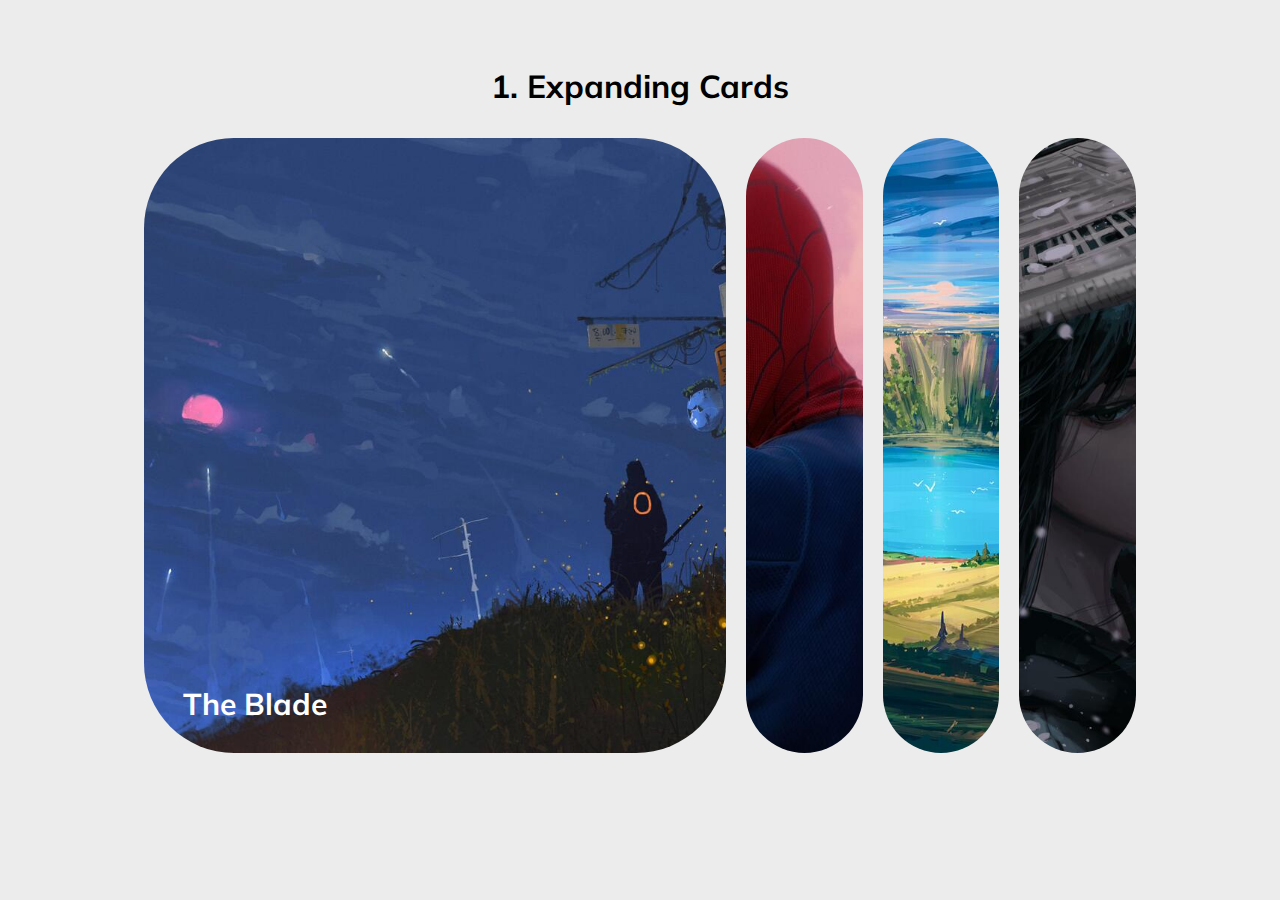
<file: Projects/1. Expanding Cards/index.html>
<!DOCTYPE html>
<html lang="zh-CN">
    <head>
        <meta charset="UTF-8" />
        <meta name="viewport" content="width=device-width, initial-scale=1.00" />
        <link rel="stylesheet" href="style.css" />
        <title>Expanding Cards</title>
    </head>
    <body>
        <h1 id="title">1. Expanding Cards</h1>
        <div class="container">
            <div class="card active" style="background-image: url(images/1.jpg)">
                <a target="_blank" href="https://github.com/Syan-Lin/Mini-Web-Projects"><img /></a>
                <h3>The Blade</h3>
            </div>
            <div class="card" style="background-image: url(images/2.jpg)">
                <a target="_blank" href="https://github.com/Syan-Lin/Mini-Web-Projects"><img /></a>
                <h3>Spider Man</h3>
            </div>
            <div class="card" style="background-image: url(images/3.jpg)">
                <a target="_blank" href="https://github.com/Syan-Lin/Mini-Web-Projects"><img /></a>
                <h3>After Nuclear War</h3>
            </div>
            <div class="card" style="background-image: url(images/4.jpg)">
                <a target="_blank" href="https://github.com/Syan-Lin/Mini-Web-Projects"><img /></a>
                <h3>The Assassin</h3>
            </div>
        </div>
        <script src="script.js"></script>
    </body>
</html>
</file>
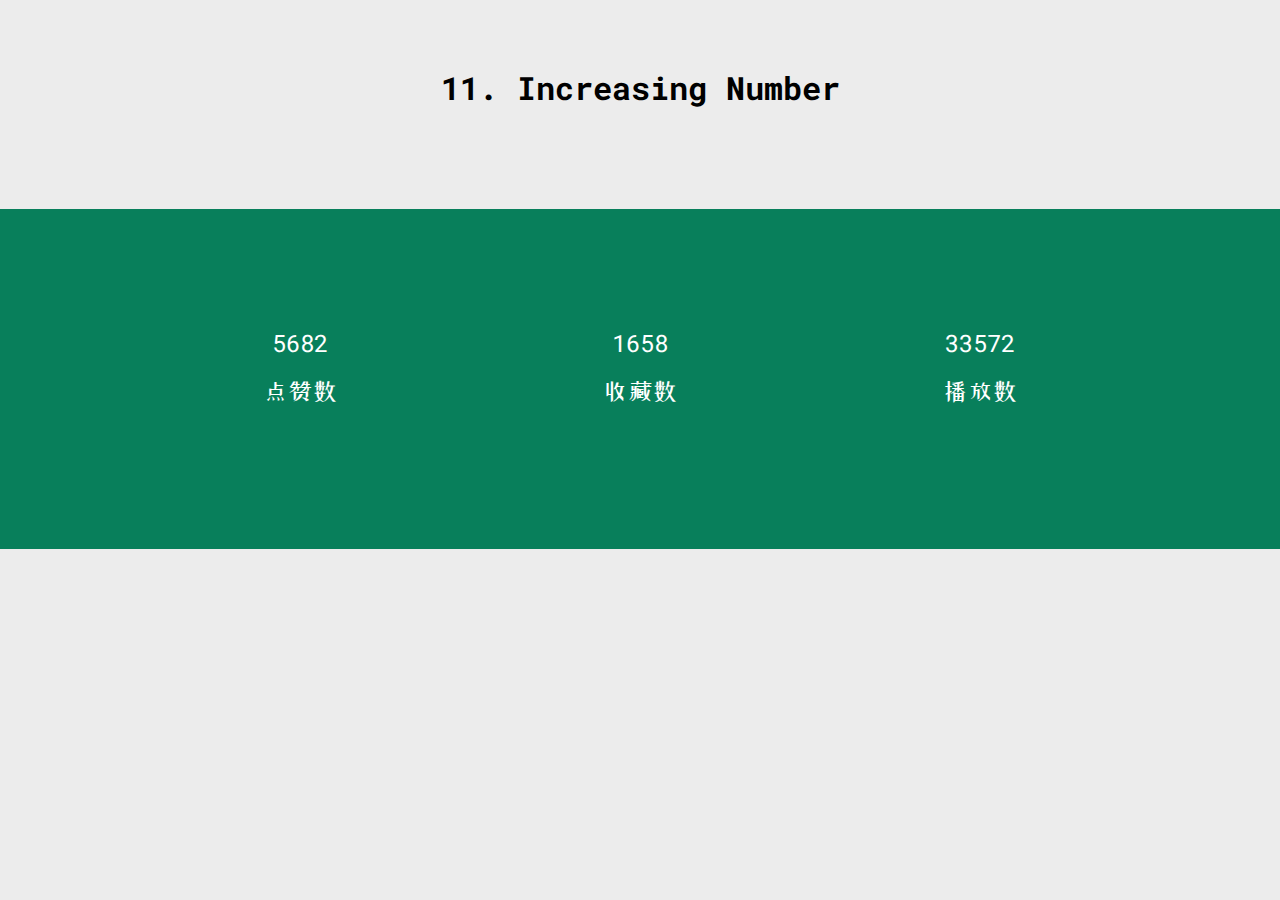
<file: Projects/11. Increasing Number/index.html>
<!DOCTYPE html>
<html lang="zh-CN">
    <head>
        <meta charset="UTF-8" />
        <meta name="viewport" content="width=device-width, initial-scale=1.00" />
        <!-- 引入图标库，本例中需要用到图标 -->
        <link rel="stylesheet" href="https://cdnjs.cloudflare.com/ajax/libs/font-awesome/5.14.0/css/all.min.css" integrity="sha512-1PKOgIY59xJ8Co8+NE6FZ+LOAZKjy+KY8iq0G4B3CyeY6wYHN3yt9PW0XpSriVlkMXe40PTKnXrLnZ9+fkDaog==" crossorigin="anonymous" />
        <link rel="stylesheet" href="style.css" />
        <title>Increasing Number</title>
    </head>
    <body>
        <h1 id="title">11. Increasing Number</h1>
        <div class="container">
            <div class="card"><i class="fas fa-thumbs-up fa-4x"></i><p class="number" data-target="5682"></p><p>点赞数</p></div>
            <div class="card"><i class="fas fa-star fa-4x"></i><p class="number" data-target="1658"></p><p>收藏数</p></div>
            <div class="card"><i class="fas fa-play-circle fa-4x"></i><p class="number" data-target="33572"></p><p>播放数</p></div>
        </div>
        <script src="script.js"></script>
    </body>
</html>
</file>
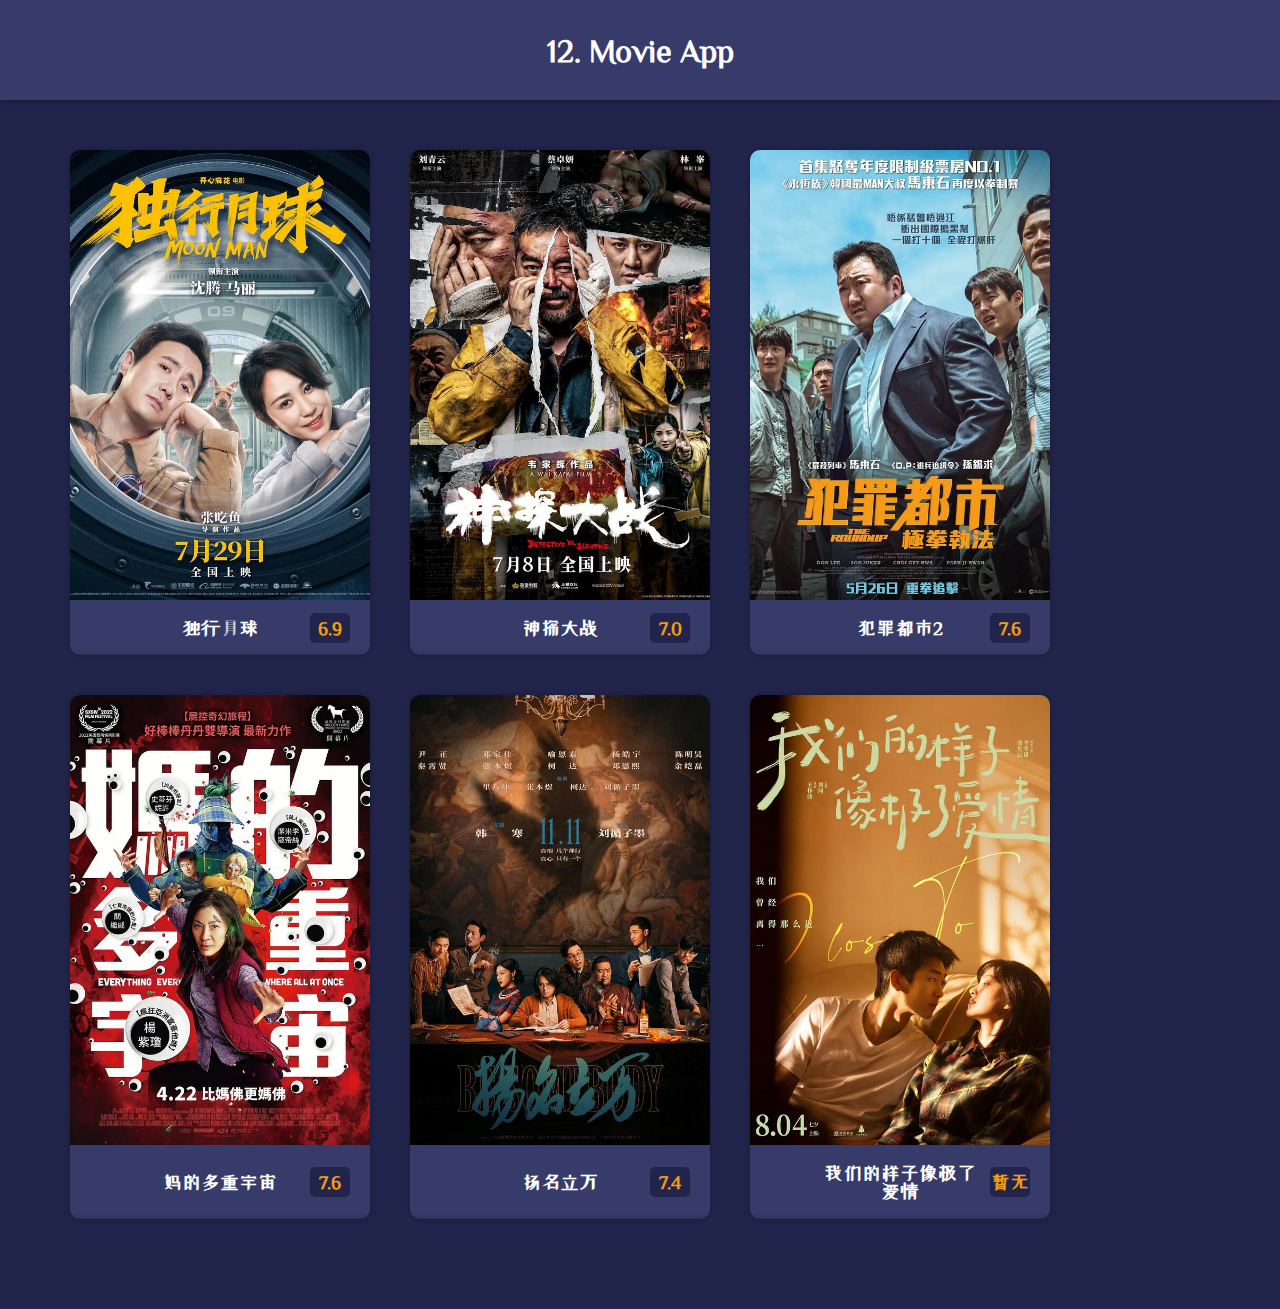
<file: Projects/12. Movie App/index.html>
<!DOCTYPE html>
<html lang="zh-CN">
    <head>
        <meta charset="UTF-8" />
        <meta name="viewport" content="width=device-width, initial-scale=1.00" />
        <link rel="stylesheet" href="style.css" />
        <title>Movie App</title>
    </head>
    <body>
        <div class="header">
            <h1 id="title">12. Movie App</h1>
        </div>
        <div class="container">
            <div class="card">
                <div class="intro">人类为抵御小行星的撞击，拯救地球，在月球部署了月盾计划。陨石提前来袭，全员紧急撤离时，维修工独孤月（沈腾 饰）因为意外，错过了领队马蓝星（马丽 饰）的撤离通知，一个人落在了月球。不料月盾计划失败，独孤月成为了“宇宙最后的人类”，开始了他在月球上破罐子破摔的生活……</div>
                <img src="images/1.jpg">
                <div class="info">
                    <h3 class="name">独行月球</h2>
                    <h3 class="score">6.9</h3>
                </div>
            </div>
            <div class="card">
                <div class="intro">连环命案、私刑执法、预告杀人、以暴制暴...一群号称“神探”的团伙掀起了一场香港有史以来最邪恶的犯罪！患有精神疾病的“癫佬神探”李俊（刘青云 饰）为查真凶独闯犯罪现场！以“神探夫妇”陈仪（蔡卓妍 饰）和方礼信（林峯 饰）为首的重案组也开启了与杀戮赛跑的缉凶之路！敌友之间，正邪边缘，死亡审判的真相究竟是什么？真正的“神探”到底是谁？</div>
                <img src="images/2.jpg">
                <div class="info">
                    <h3 class="name">神探大战</h2>
                    <h3 class="score">7.0</h3>
                </div>
            </div>
            <div class="card">
                <div class="intro">首尔重案组马队长（马东锡 饰）远赴越南引渡自首韩国疑犯，几经拷问下查出背后庞大的绑架阴谋，幕后黑手正是专门绑架韩国旅客的癫丧残暴杀手姜海尚（孙锡久 饰）。霸气野兽刑警马队长不惜狂追猛打，由韩国打到越南，连环使出招牌「一拳KO」，对抗刀刀要命的姜海尚，誓以极拳执法将罪犯清零！</div>
                <img src="images/3.jpg">
                <div class="info">
                    <h3 class="name">犯罪都市2</h2>
                    <h3 class="score">7.6</h3>
                </div>
            </div>
            <div class="card">
                <div class="intro">55岁的美国华裔移民伊芙琳（杨紫琼 饰）家庭事业两崩溃。在老父亲生日大寿这天，除了要阻止女儿（许玮伦 饰）暴走出柜、替无用丈夫（关继威 饰）擦屁股，还得去税务局向古板大婶（杰米·李·柯蒂斯 饰）解释不太妙的税务问题。才踏进大楼电梯，软烂丈夫竟摇身一变演起黑客帝国，声称自己是另一个宇宙的版本，而秀莲也是千万宇宙里的其中一个。还来不及理解，邪恶势力已在多元宇宙中蔓延，世界即将毁灭，只有在这个宇宙里，“一无是处”的伊芙琳才能拯救世界……</div>
                <img src="images/4.jpg">
                <div class="info">
                    <h3 class="name">妈的多重宇宙</h2>
                    <h3 class="score">7.6</h3>
                </div>
            </div>
            <div class="card">
                <div class="intro">月黑风高之夜，一群电影人被秘密召集到一起，欲将轰动一时的血案翻拍成电影，借此扬名立万。殊不知他们正身处案发现场，并步步陷入一个巨大迷局之中，而凶手就在他们中间……<br/>伴随着利欲熏天的创作风暴，案件背后的故事似乎也更加扑朔迷离，戏中戏、案中案、局中局、人外人，环环相扣，一场野心与良心的较量愈演愈烈。究竟是命悬一线，还是另有惊天逆转？爱与温暖的血色花又能否从快将干涸的血河中终极绽放？一切都有待揭开。 </div>
                <img src="images/5.jpg">
                <div class="info">
                    <h3 class="name">扬名立万</h2>
                    <h3 class="score">7.4</h3>
                </div>
            </div>
            <div class="card">
                <div class="intro">遗憾的是，我爱你，只敢以朋友之名——你曾有过差一点就在一起的爱情吗？来自小城的许一（李孝谦 饰）和高晓楠（漆昱辰 饰）童年由于误会而留下遗憾, 后来两人在大学重逢. 就此产生了跨越多年的羁绊。许一、高晓楠在相处中解开当年的心结，从冤家到挚交，从青涩学生到职场新人，相互陪伴,一起成长，不是情侣却胜似情侣。然而, 彼此间不敢触碰的感情界线因为一次意外终于彻底爆发...这一次, 许一和高晓楠的关系能否发生转变? 他们之间会是错过还是圆满？</div>
                <img src="images/6.jpg">
                <div class="info">
                    <h3 class="name">我们的样子像极了爱情</h2>
                    <h3 class="score">暂无</h3>
                </div>
            </div>
        </div>
        <script src="script.js"></script>
    </body>
</html>
</file>
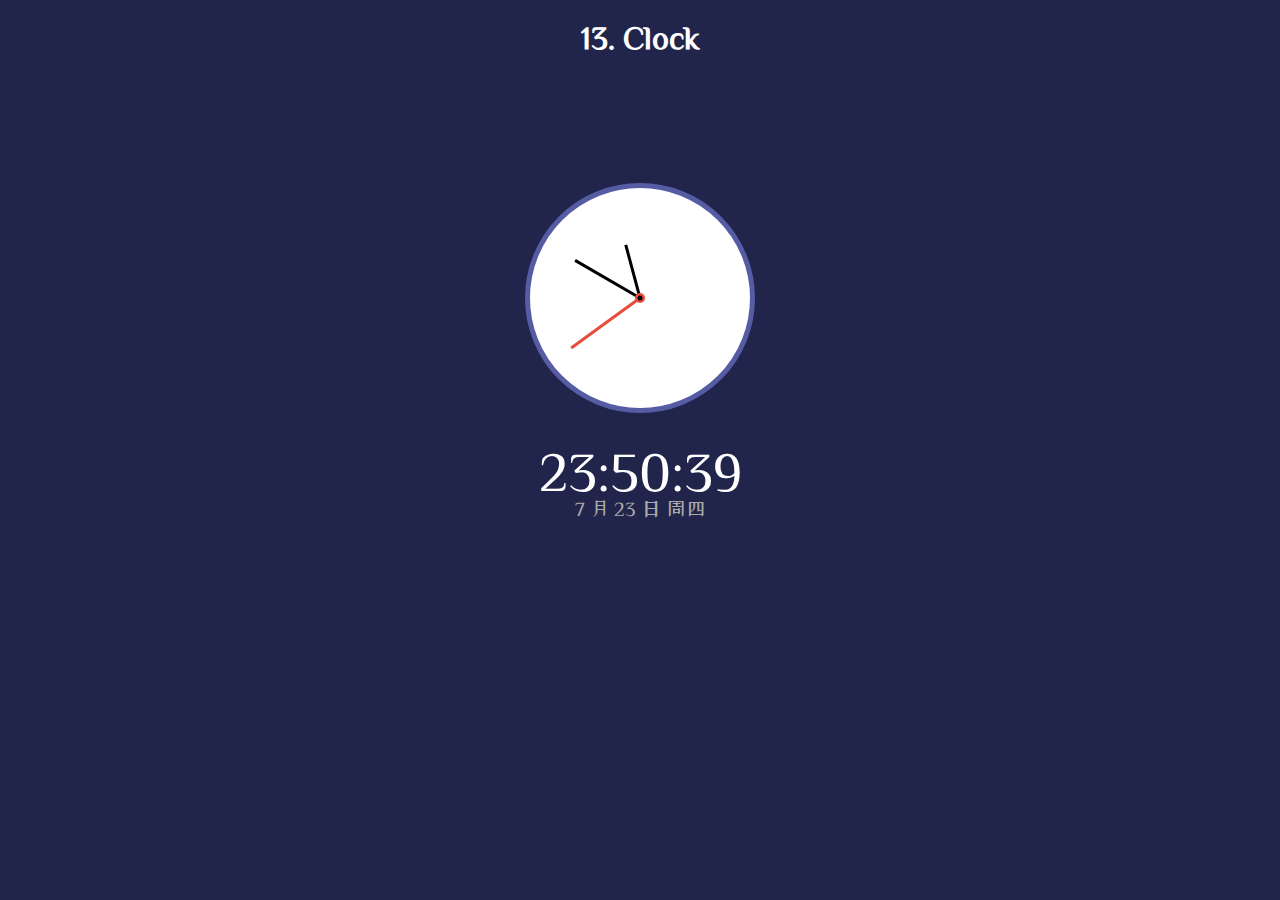
<file: Projects/13. Clock/index.html>
<!DOCTYPE html>
<html lang="zh-CN">
    <head>
        <meta charset="UTF-8" />
        <meta name="viewport" content="width=device-width, initial-scale=1.00" />
        <link rel="stylesheet" href="style.css" />
        <title>Clock</title>
    </head>
    <body>
        <h1 id="title">13. Clock</h1>
        <div class="container">
            <div class="clock">
                <div class="needle hour"></div>
                <div class="needle minute"></div>
                <div class="needle second"></div>
            </div>

            <div class="time"></div>
            <div class="date"></div>
        </div>
        <script src="script.js"></script>
    </body>
</html>
</file>
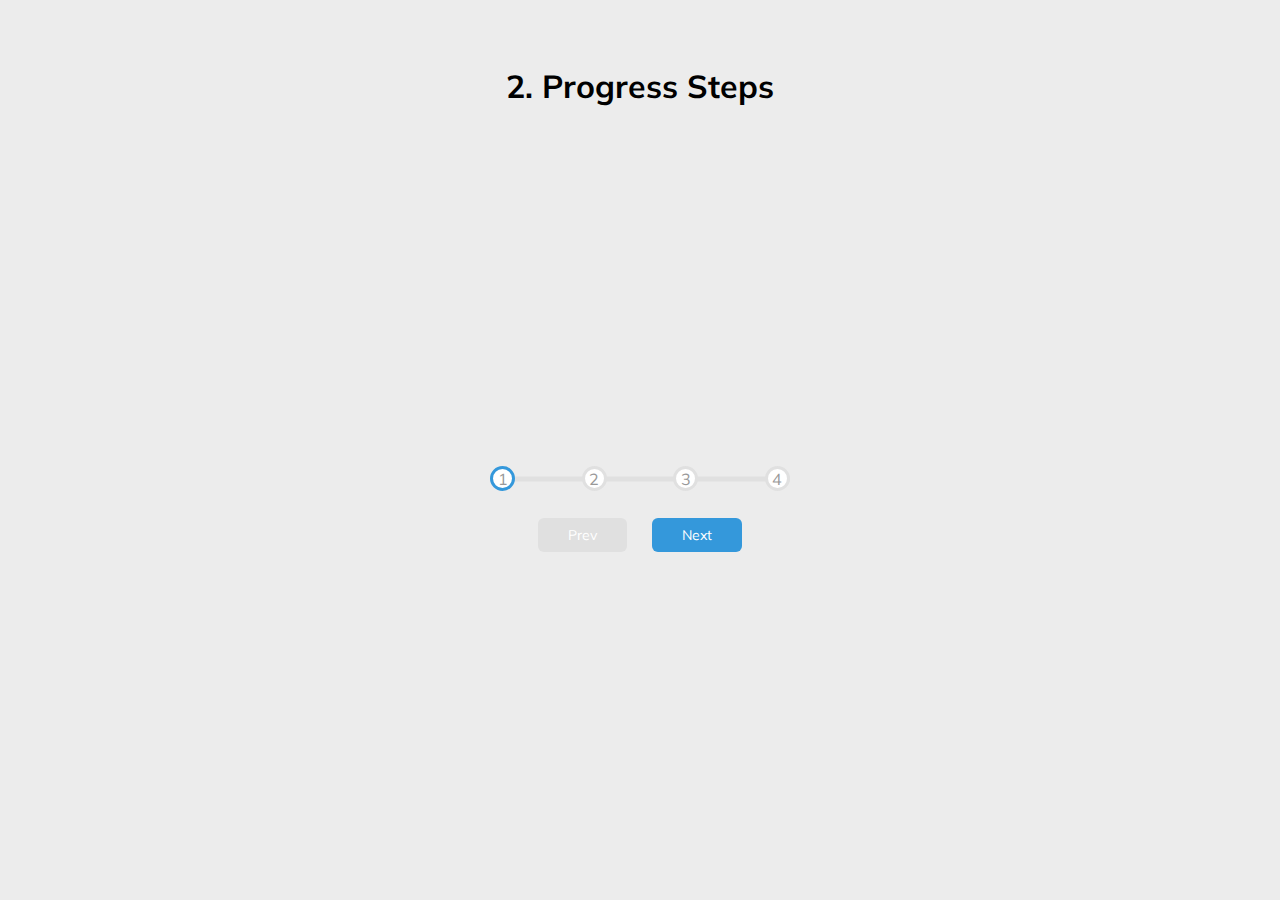
<file: Projects/2. Progress Steps/index.html>
<!DOCTYPE html>
<html lang="zh-CN">
    <head>
        <meta charset="UTF-8" />
        <meta name="viewport" content="width=device-width, initial-scale=1.00" />
        <link rel="stylesheet" href="style.css" />
        <title>Progress Steps</title>
    </head>
    <body>
        <h1 id="title">2. Progress Steps</h1>
        <div class="container">
            <div class="progress-container">
                <div class="progress" id="progress"></div>
                <div class="circle active">1</div>
                <div class="circle">2</div>
                <div class="circle">3</div>
                <div class="circle">4</div>
            </div>
            <div class="btn-container">
                <button class="btn" id="prev" disabled>Prev</button>
                <button class="btn" id="next">Next</button>
            </div>
        </div>
        <script src="script.js"></script>
    </body>
</html>
</file>
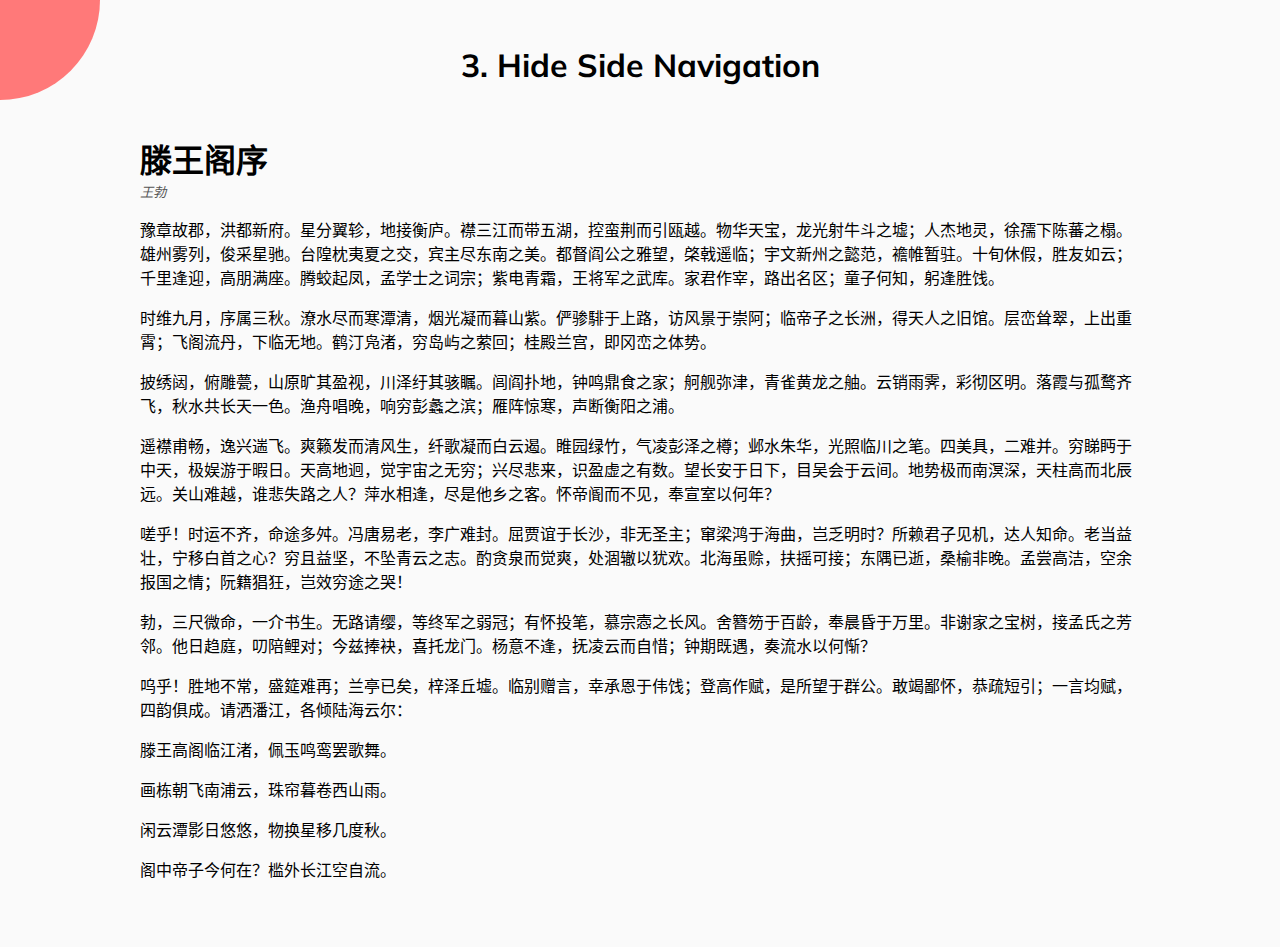
<file: Projects/3. Hide Side Navigation/index.html>
<!DOCTYPE html>
<html lang="zh-CN">
    <head>
        <meta charset="UTF-8" />
        <meta name="viewport" content="width=device-width, initial-scale=1.00" />
        <!-- 引入图标库，本例中需要用到图标 -->
        <link rel="stylesheet" href="https://cdnjs.cloudflare.com/ajax/libs/font-awesome/5.14.0/css/all.min.css" integrity="sha512-1PKOgIY59xJ8Co8+NE6FZ+LOAZKjy+KY8iq0G4B3CyeY6wYHN3yt9PW0XpSriVlkMXe40PTKnXrLnZ9+fkDaog==" crossorigin="anonymous" />
        <link rel="stylesheet" href="style.css" />
        <title>Hide Side Navigation</title>
    </head>
    <body>
        <h1 id="title">3. Hide Side Navigation</h1>
        <div class="container">
            <div class="navBtn">
                <button class="show" id="open">
                    <!-- 图标，不同的图标库可能有不同的使用方法 -->
                    <i class="fa fa-bars fa-2x"></i>
                </button>
                <button id="close">
                    <!-- 图标，不同的图标库可能有不同的使用方法 -->
                    <i class="fa fa-times fa-2x"></i>
                </button>
            </div>
            <nav class="sidebar">
                <ul class="menu">
                    <li onclick="alert('主页')"><i class="fas fa-home"></i>主页</li>
                    <li onclick="alert('关于')"><i class="fas fa-user-alt"></i>关于</li>
                    <li onclick="alert('联系')"><i class="fas fa-envelope"></i>联系</li>
                </ul>
            </nav>
            <div class="content">
                <h1>滕王阁序</h1>
                <small >王勃</small>
                <p>豫章故郡，洪都新府。星分翼轸，地接衡庐。襟三江而带五湖，控蛮荆而引瓯越。物华天宝，龙光射牛斗之墟；人杰地灵，徐孺下陈蕃之榻。雄州雾列，俊采星驰。台隍枕夷夏之交，宾主尽东南之美。都督阎公之雅望，棨戟遥临；宇文新州之懿范，襜帷暂驻。十旬休假，胜友如云；千里逢迎，高朋满座。腾蛟起凤，孟学士之词宗；紫电青霜，王将军之武库。家君作宰，路出名区；童子何知，躬逢胜饯。</p>
                <p>时维九月，序属三秋。潦水尽而寒潭清，烟光凝而暮山紫。俨骖騑于上路，访风景于崇阿；临帝子之长洲，得天人之旧馆。层峦耸翠，上出重霄；飞阁流丹，下临无地。鹤汀凫渚，穷岛屿之萦回；桂殿兰宫，即冈峦之体势。</p>
                <p>披绣闼，俯雕甍，山原旷其盈视，川泽纡其骇瞩。闾阎扑地，钟鸣鼎食之家；舸舰弥津，青雀黄龙之舳。云销雨霁，彩彻区明。落霞与孤鹜齐飞，秋水共长天一色。渔舟唱晚，响穷彭蠡之滨；雁阵惊寒，声断衡阳之浦。</p>
                <p>遥襟甫畅，逸兴遄飞。爽籁发而清风生，纤歌凝而白云遏。睢园绿竹，气凌彭泽之樽；邺水朱华，光照临川之笔。四美具，二难并。穷睇眄于中天，极娱游于暇日。天高地迥，觉宇宙之无穷；兴尽悲来，识盈虚之有数。望长安于日下，目吴会于云间。地势极而南溟深，天柱高而北辰远。关山难越，谁悲失路之人？萍水相逢，尽是他乡之客。怀帝阍而不见，奉宣室以何年？</p>
                <p>嗟乎！时运不齐，命途多舛。冯唐易老，李广难封。屈贾谊于长沙，非无圣主；窜梁鸿于海曲，岂乏明时？所赖君子见机，达人知命。老当益壮，宁移白首之心？穷且益坚，不坠青云之志。酌贪泉而觉爽，处涸辙以犹欢。北海虽赊，扶摇可接；东隅已逝，桑榆非晚。孟尝高洁，空余报国之情；阮籍猖狂，岂效穷途之哭！</p>
                <p>勃，三尺微命，一介书生。无路请缨，等终军之弱冠；有怀投笔，慕宗悫之长风。舍簪笏于百龄，奉晨昏于万里。非谢家之宝树，接孟氏之芳邻。他日趋庭，叨陪鲤对；今兹捧袂，喜托龙门。杨意不逢，抚凌云而自惜；钟期既遇，奏流水以何惭？</p>
                <p>呜乎！胜地不常，盛筵难再；兰亭已矣，梓泽丘墟。临别赠言，幸承恩于伟饯；登高作赋，是所望于群公。敢竭鄙怀，恭疏短引；一言均赋，四韵俱成。请洒潘江，各倾陆海云尔：</p>
                <p>滕王高阁临江渚，佩玉鸣鸾罢歌舞。</p>
                <p>画栋朝飞南浦云，珠帘暮卷西山雨。</p>
                <p>闲云潭影日悠悠，物换星移几度秋。</p>
                <p>阁中帝子今何在？槛外长江空自流。</p>
            </div>
        </div>
        <script src="script.js"></script>
    </body>
</html>
</file>
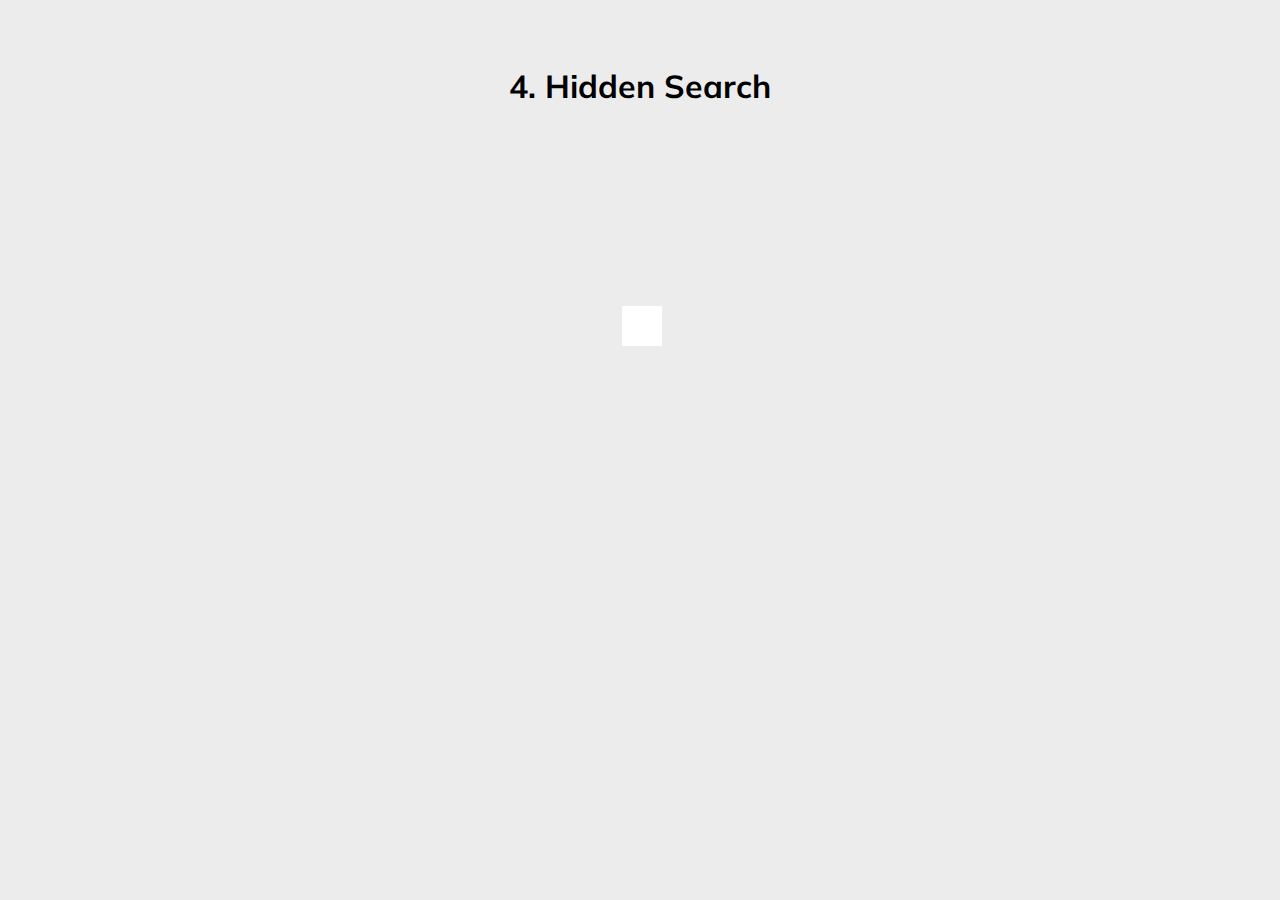
<file: Projects/4. Hidden Search/index.html>
<!DOCTYPE html>
<html lang="zh-CN">
    <head>
        <meta charset="UTF-8" />
        <meta name="viewport" content="width=device-width, initial-scale=1.00" />
        <!-- 引入图标库，本例中需要用到图标 -->
        <link rel="stylesheet" href="https://cdnjs.cloudflare.com/ajax/libs/font-awesome/5.14.0/css/all.min.css" integrity="sha512-1PKOgIY59xJ8Co8+NE6FZ+LOAZKjy+KY8iq0G4B3CyeY6wYHN3yt9PW0XpSriVlkMXe40PTKnXrLnZ9+fkDaog==" crossorigin="anonymous" />
        <link rel="stylesheet" href="style.css" />
        <title>Hidden Search</title>
    </head>
    <body>
        <h1 id="title">4. Hidden Search</h1>
        <div class="container">
            <div class="searchbar">
                <input type="text" class="input" placeholder="输入内容不会折叠">
                <button class="btn" id="searchbtn">
                    <!-- 图标，不同的图标库可能有不同的使用方法 -->
                    <i class="fa fa-search"></i>
                </button>
            </div>
        </div>
        <script src="script.js"></script>
    </body>
</html>
</file>
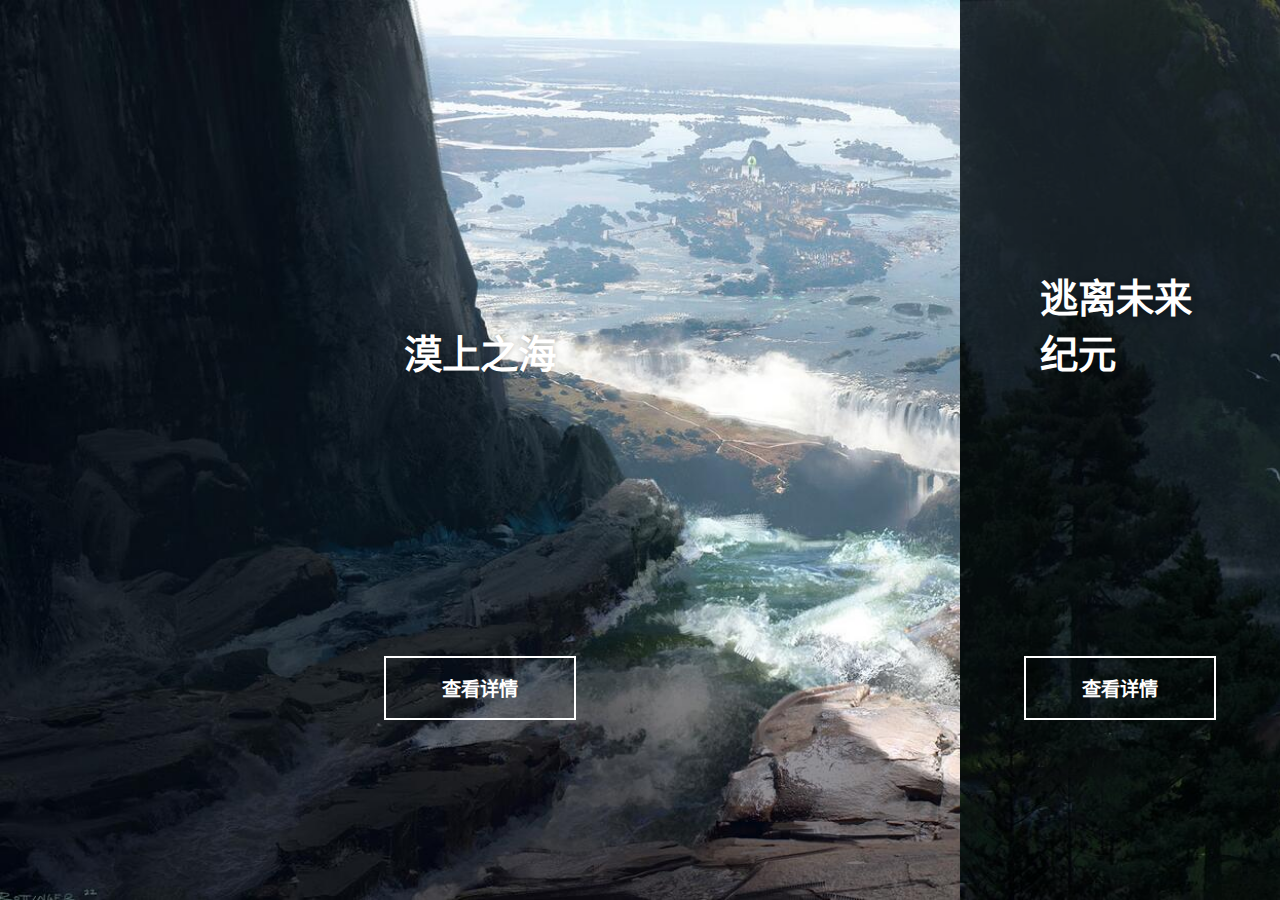
<file: Projects/6. Split Landing Page/index.html>
<!DOCTYPE html>
<html lang="zh-CN">
    <head>
        <meta charset="UTF-8" />
        <meta name="viewport" content="width=device-width, initial-scale=1.00" />
        <link rel="stylesheet" href="style.css" />
        <title>Split Landing Page</title>
    </head>
    <body>
        <div class="container">
            <div class="splitleft">
                <h1>漠上之海</h1>
                <a class="btn">查看详情</a>
              </div>
              <div class="splitright">
                <h1>逃离未来纪元</h1>
                <a class="btn">查看详情</a>
              </div>
        </div>
    </body>
</html>
</file>
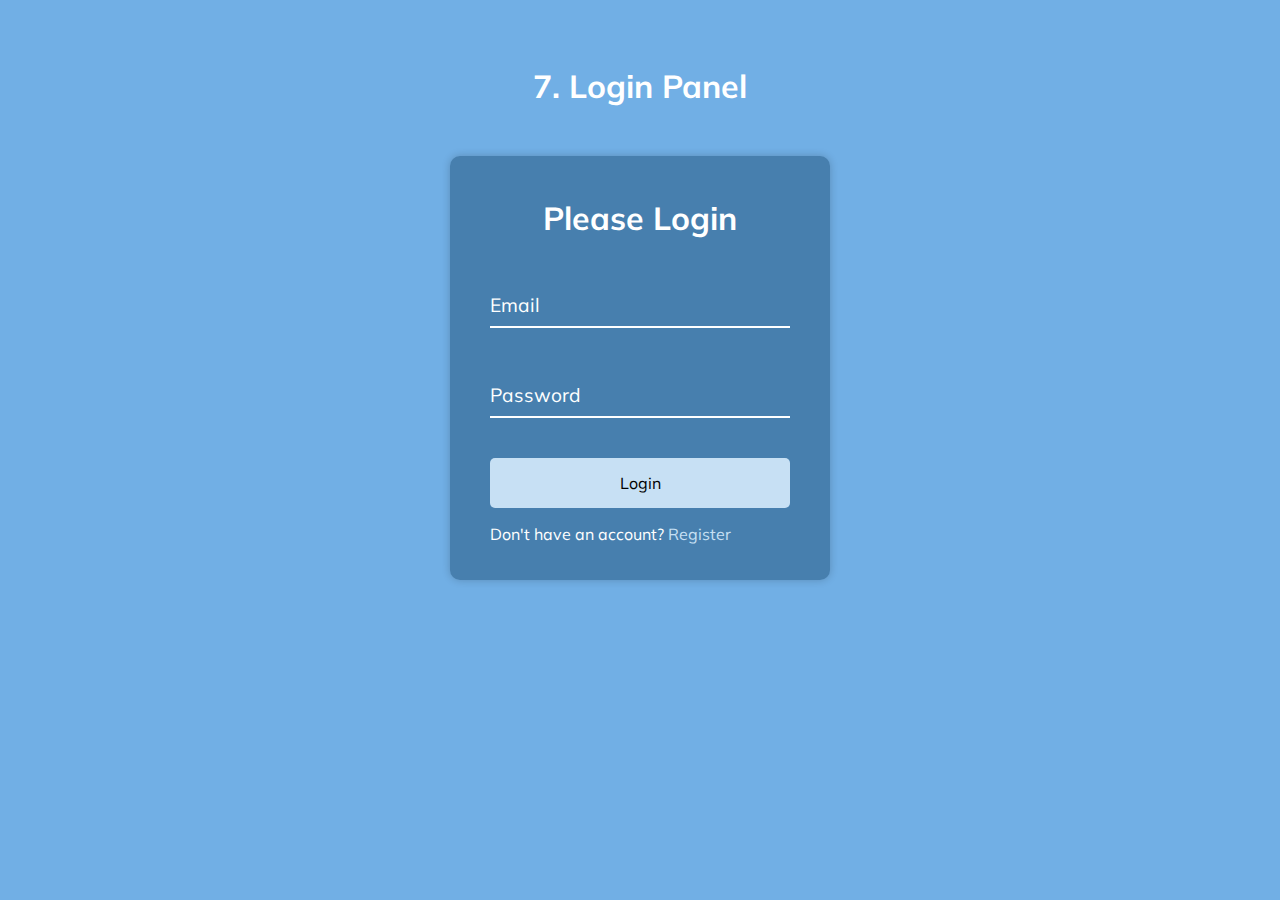
<file: Projects/7. Login Panel/index.html>
<!DOCTYPE html>
<html lang="zh-CN">
    <head>
        <meta charset="UTF-8" />
        <meta name="viewport" content="width=device-width, initial-scale=1.00" />
        <link rel="stylesheet" href="style.css" />
        <title>Login Panel</title>
    </head>
    <body>
        <h1 id="title">7. Login Panel</h1>
        <div class="container">
            <form class="loginpanel">
                <h1 class="title">Please Login</h1>
                <div class="inputline">
                    <input type="text" required>
                    <label>Email</label>
                </div>
                <div class="inputline">
                    <input type="password" required>
                    <label>Password</label>
                </div>
                <button class="btn">Login</button>
                <p class="text">Don't have an account? <a href="#">Register</a> </p>
            </form>
        </div>
    </body>
</html>
</file>
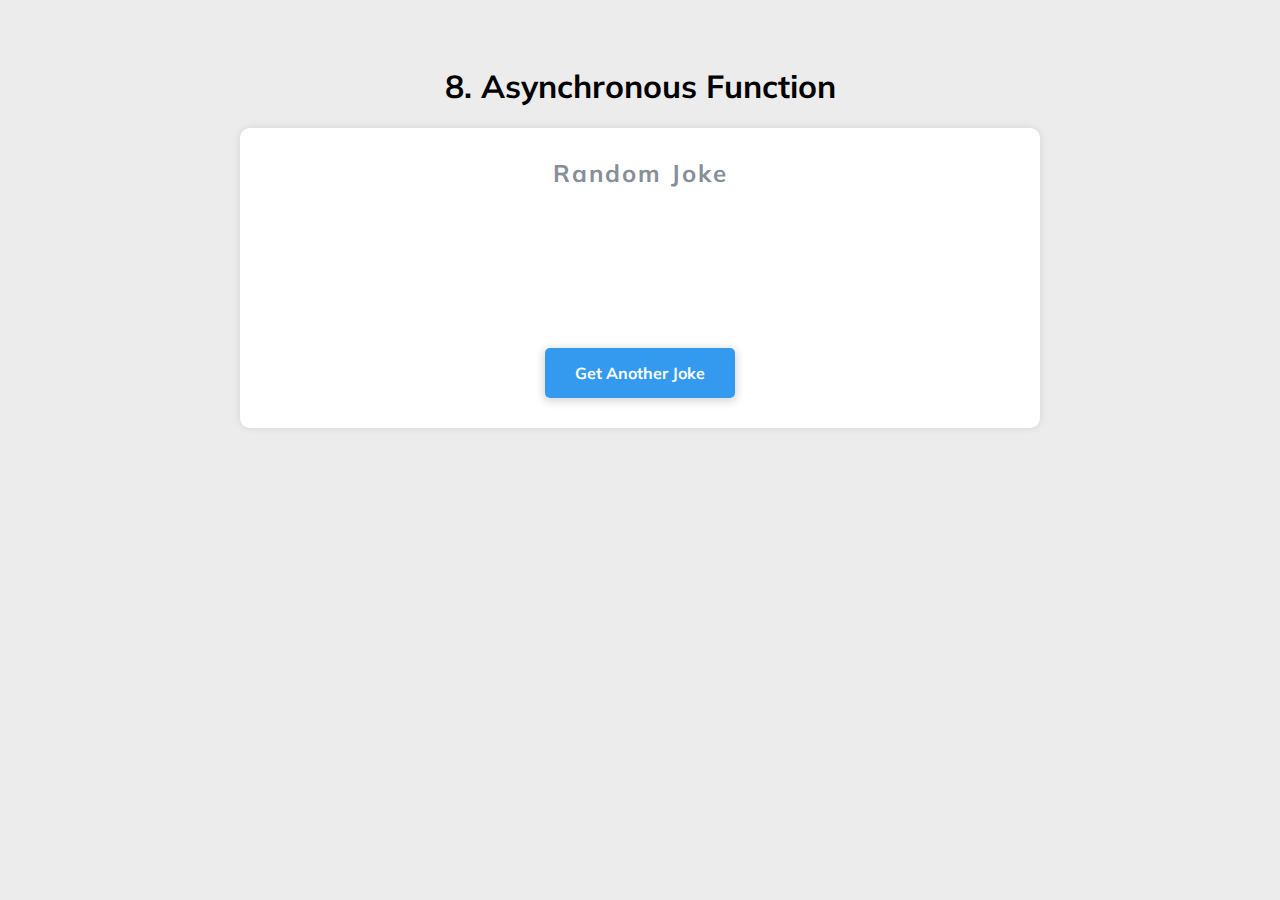
<file: Projects/8. Asynchronous Function/index.html>
<!DOCTYPE html>
<html lang="zh-CN">
    <head>
        <meta charset="UTF-8" />
        <meta name="viewport" content="width=device-width, initial-scale=1.00" />
        <link rel="stylesheet" href="style.css" />
        <title>Asynchronous Function</title>
    </head>
    <body>
        <h1 id="title">8. Asynchronous Function</h1>
        <div class="container">
            <h2>Random Joke</h3>
            <div class="text"><!-- 获取的文本放在这里 --></div>
            <button id="btn">Get Another Joke</button>
        </div>
        <script src="script.js"></script>
    </body>
</html>
</file>
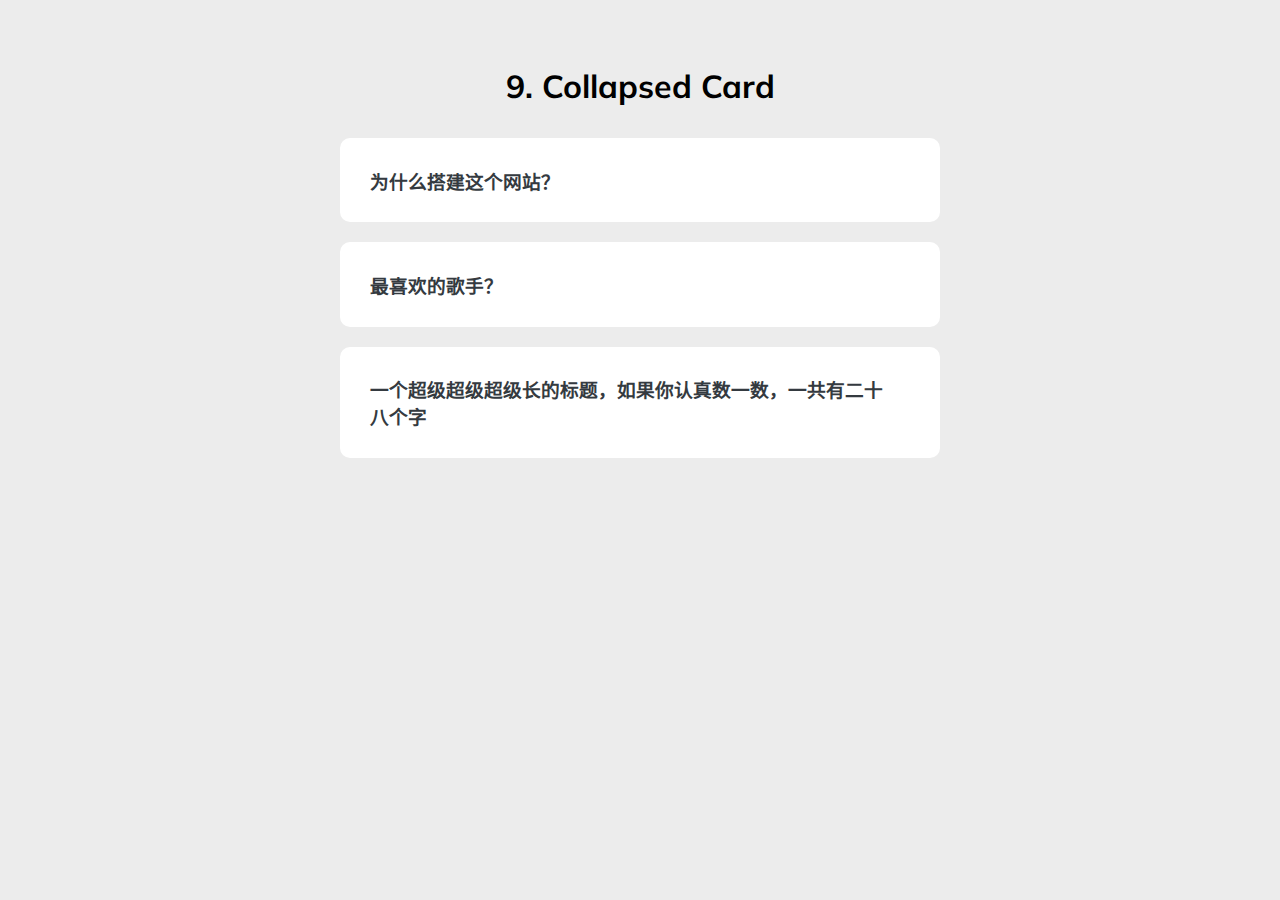
<file: Projects/9. Collapsed Card/index.html>
<!DOCTYPE html>
<html lang="zh-CN">
    <head>
        <meta charset="UTF-8" />
        <meta name="viewport" content="width=device-width, initial-scale=1.00" />
        <!-- 引入图标库，本例中需要用到图标 -->
        <link rel="stylesheet" href="https://cdnjs.cloudflare.com/ajax/libs/font-awesome/5.14.0/css/all.min.css" integrity="sha512-1PKOgIY59xJ8Co8+NE6FZ+LOAZKjy+KY8iq0G4B3CyeY6wYHN3yt9PW0XpSriVlkMXe40PTKnXrLnZ9+fkDaog==" crossorigin="anonymous" />
        <link rel="stylesheet" href="style.css" />
        <title>Collapsed Card</title>
    </head>
    <body>
        <h1 id="title">9. Collapsed Card</h1>
        <div class="container">
            <div class="box">
                <h3 class="title">为什么搭建这个网站？</h2>
                <p class="text">汇集高质量的前端小项目，方便进行项目练习</p>
                <button class="btn">
                    <i class="fas fa-chevron-down fa-lg"></i>
                    <i class="fas fa-times fa-lg"></i>
                </button>
            </div>
            <div class="box">
                <h3 class="title">最喜欢的歌手？</h2>
                <p class="text">周杰伦</p>
                <button class="btn">
                    <i class="fas fa-chevron-down fa-lg"></i>
                    <i class="fas fa-times fa-lg"></i>
                </button>
            </div>
            <div class="box">
                <h3 class="title">一个超级超级超级长的标题，如果你认真数一数，一共有二十八个字</h2>
                <p class="text">这是一段文字，它超过一行，这样的样式测试确保在标题非常长和文本非常多时，也能保证样式正确显示。</p>
                <p class="text">这是一段文字，它超过一行，这样的样式测试确保在标题非常长和文本非常多时，也能保证样式正确显示。</p>
                <button class="btn">
                    <i class="fas fa-chevron-down fa-lg"></i>
                    <i class="fas fa-times fa-lg"></i>
                </button>
            </div>
        </div>
        <script src="script.js"></script>
    </body>
</html>
</file>
<file: Projects/1. Expanding Cards/style.css>
/* 导入字体 */
@import url('https://fonts.googleapis.com/css?family=Muli&display=swap');

/* 使用border-box方式计算元素大小，便于控制元素大小 */
* {
    box-sizing: border-box;
}

body {
    font-family: 'Muli', sans-serif;
    background-color: rgb(236, 236, 236);
    height: 95vh;       /* 关于单位vh，自行百度 */
}

#title {
    text-align: center;
    padding-top: 5vh;
}

.container {
    display: flex;      /* 弹性容器，影响子元素排列 */
    width: 80%;
    height: 80%;
    /* 常用方法，使元素居中 */
    margin-left: auto;
    margin-right: auto;
}

/* 缩略卡片 */
.card {
    /* 图片 */
    background-position: center;
    background-repeat: no-repeat;
    background-size: cover;

    border-radius: 10vh;
    height: 90%;
    color: #fff;        /* 字体颜色 */
    flex: 1;            /* 占一份空间 */
    margin: 10px;       /* 不指定方向，设置四个方向 */
    cursor: pointer;
    position: relative; /* 本例中对card没影响，实际上是为了提供给h3用于定位 */
    transition: all 1s ease-in-out;
}

/* 展开卡片 */
.card.active {
    flex: 5;            /* 展开后占五份空间 */
}

.card h3 {
    opacity: 0;
    font-size: 30px;
    position: absolute; /* 寻找第一个position非static的父元素为基点进行定位 */

    /* position: absolute时用于调整位置 */
    bottom: 0vh;
    left: 3vw;

    transition: opacity 0.3s ease-in;
}

.card.active h3{
    opacity: 1;
    transition: opacity 0.3s ease-in 0.4s;
}

/* 展开大图的超链接，div本身就有监听事件
   需要加一层看不见的图片实现二次点击   */
.card img {
    opacity: 0;
    display: none;      /* 默认关闭，没有点击事件 */
    height: 100%;
    width: 100%;
}

.card.active img {
    display: inline;    /* 可以点击 */
}
</file>
<file: Projects/11. Increasing Number/style.css>
@import url('https://fonts.googleapis.com/css?family=Roboto+Mono&display=swap');
@import url('https://fonts.googleapis.com/css2?family=ZCOOL+XiaoWei&display=swap');

* {
    box-sizing: border-box;
}

body {
    font-family: 'Roboto Mono', 'ZCOOL XiaoWei', sans-serif;
    background-color: rgb(236, 236, 236);
    height: 95vh;
    margin: 0;
}

#title {
    text-align: center;
    padding-top: 5vh;
}

.container {
    /* 子元素按行排，水平居中 */
    display: flex;
    flex-direction: row;
    justify-content: center;

    color: white;
    margin-top: 100px;
    background-color: #087f5b;
    width: 100%;
}

.card {
    /* 子元素按列排，水平居中 */
    display: flex;
    flex-direction: column;
    align-items: center;

    padding-top: 80px;
    height: 300px;
    width: 300px;
    margin: 20px;
}

.card p{
    font-size: 1.5rem;
    line-height: 0;
}

.fas {
    margin-bottom: 10px;
}
</file>
<file: Projects/12. Movie App/style.css>
@import url('https://fonts.googleapis.com/css2?family=ZCOOL+XiaoWei&display=swap');

* {
    box-sizing: border-box;
}

/* 声明全局变量 */
:root {
    --theme-color-dark: #22254b;
    --theme-color-light: #373b69;
    --header-height: 100px;
}

body {
    font-family: 'ZCOOL XiaoWei', sans-serif;
    background-color: var(--theme-color-dark);
    margin: 0;

    /* 子元素按列排 */
    display: flex;
    flex-direction: column;
}

#title {
    color: white;
    text-align: center;
    line-height: var(--header-height);
    margin: 0;
}

.header {
    background-color: var(--theme-color-light);
    height: var(--header-height);
    box-shadow: 0 2px 6px 0 rgba(0,0,0,0.3);
}

.container {
    /* 子元素按行排 */
    display: flex;
    flex-wrap: wrap;        /* 排不下自动换行 */
    flex-direction: row;

    color: white;
    padding: 50px;
    width: 100%;
}

.card {
    /* 子元素按列排，水平居中 */
    display: flex;
    flex-direction: column;
    align-items: center;

    position: relative; /* 提供给intro定位 */

    width: 300px;
    background-color: var(--theme-color-light);
    box-shadow: 0 0 6px 0 rgba(0,0,0,0.3);
    border-radius: 10px;
    margin: 0 20px 40px;
    overflow: hidden;
}

.card img {
    height: 450px;
    min-width: 100%;
    border-radius: 10px 10px 0 0;
}

.info {
    /* 子元素按行排，垂直居中 */
    display: flex;
    flex-direction: row;
    align-items: center;

    position: relative; /* 提供给score定位 */
    padding: 0 70px;
    width: 100%;
    height: 100%;
}

.info .name {
    width: 100%;
    text-align: center;
}

.info .score {
    /* 基于info容器定位 */
    position: absolute;
    right: 20px;

    color: #f39c12;
    text-align: center;
    background-color: var(--theme-color-dark);
    height: 30px;
    line-height: 30px;
    width: 40px;
    border-radius: 5px;
}

.intro {
    /* 基于card容器定位 */
    position: absolute;
    bottom: 0;

    color: black;
    padding: 20px;
    z-index: 1;     /* 显示在其他元素上方 */
    background-color: rgb(236, 236, 236);
    box-shadow: 0 0 6px 0 rgba(0,0,0,0.3);

    transform: translateY(100%);    /* 默认隐藏 */
    transition: transform 0.5s ease-in-out;
}

.intro.hover {
    transform: translateY(0%);
    transition: transform 0.5s ease-in-out;
}
</file>
<file: Projects/13. Clock/style.css>
@import url('https://fonts.googleapis.com/css2?family=ZCOOL+XiaoWei&display=swap');

* {
    box-sizing: border-box;
}

body {
    font-family: 'ZCOOL XiaoWei', sans-serif;
    background-color: #22254b;
    margin: 0;

    /* 子元素按列排 */
    display: flex;
    flex-direction: column;
}

#title {
    color: white;
    text-align: center;
    margin-bottom: 80px;
}

.container {
    /* 子元素按列排，水平居中 */
    display: flex;
    flex-direction: column;
    align-items: center;

    color: white;
    padding: 50px;
    width: 100%;
}

.clock {
    position: relative;     /* 提供给指针进行定位 */
    height: 230px;
    width: 230px;
    background-color: white;
    border-radius: 50%;
    border: 5px solid #565ca3;
}

/* 表盘中心的原点装饰 */
.clock::after {
    z-index: 2;
    content: "";
    height: 5px;
    width: 5px;
    border-radius: 50%;
    background-color: black;
    position: absolute;
    top: 50%;
    left: 50%;
    transform: translate(-50%, -50%);
}
.clock::before {
    z-index: 1;
    content: "";
    height: 10px;
    width: 10px;
    border-radius: 50%;
    background-color: #e74c3c;
    position: absolute;
    top: 50%;
    left: 50%;
    transform: translate(-50%, -50%);
}

.needle {
    /* 居中于表盘中心 */
    position: absolute;
    top: 50%;
    left: 50%;
    width: 3px;
    transform-origin: bottom;
    transform: translate(-50%, -100%) rotate(0deg);
}

.needle.hour {
    background-color: black;
    height: 55px;
    transition: transform 0.1s ease-in-out;
}

.needle.minute {
    background-color: black;
    height: 75px;
    transition: transform 0.1s ease-in-out;
}

.needle.second {
    background-color: #e74c3c;
    height: 85px;
    transition: transform 0.1s ease-in-out;
}

.time {
    margin-top: 30px;
    font-size: 55px;
}

.date {
    color: #aaa;
    font-size: 20px;
}
</file>
<file: Projects/2. Progress Steps/style.css>
@import url('https://fonts.googleapis.com/css?family=Muli&display=swap');

* {
    box-sizing: border-box;
}

/* 声明全局变量 */
:root {
    --line-border-fill: #3498db;
    --line-border-empty: #e0e0e0;
}

body {
    font-family: 'Muli', sans-serif;
    background-color: rgb(236, 236, 236);
    height: 95vh;
}

#title {
    text-align: center;
    padding-top: 5vh;
}

.container {
    display: block;
}

.progress-container {
    display: flex;                  /* 弹性容器，影响子元素排列 */
    width: 300px;
    justify-content: space-between; /* 控制子元素间距 */
    margin-top: 40vh;

    /* 常用方法，使元素居中 */
    margin-left: auto;
    margin-right: auto;

    /* 本例中是为了提供给进度条用于定位 */
    position: relative;
}

/* 伪元素，生成一个进度条底板 */
.progress-container:before {
    content: '';
    background-color: var(--line-border-empty);

    /* 基于absolute的垂直居中方法 */
    position: absolute;
    top: 50%;
    transform: translateY(-50%);

    height: 5px;
    width: 100%;
    z-index: -1;    /* 会被更高z-index的元素覆盖 */
}

.progress {
    background-color: var(--line-border-fill);

    /* 基于absolute的垂直居中方法 */
    position: absolute;
    top: 50%;
    transform: translateY(-50%);

    height: 5px;
    width: 0%;
    z-index: -1;
    transition: 0.4s ease-in-out;
}

.circle {
    border-radius: 50%;
    height: 25px;
    width: 25px;

    /* 子元素居中 */
    display: flex;
    align-items: center;
    justify-content: center;

    background-color: white;
    color: #999;
    border: 3px solid var(--line-border-empty);
    transition: all 0.4s ease-in-out;
}

.circle.active {
    border-color: var(--line-border-fill);
    transition: all 0.4s ease-in-out;
}

.btn-container {
    /* 子元素居中 */
    display: flex;
    align-items: center;
    justify-content: center;
}

/* 按钮样式 */
.btn {
    background-color: var(--line-border-fill);
    color: #fff;
    border: none;
    border-radius: 6px;
    cursor: pointer;
    font-family: inherit;

    /* 按钮间距 */
    margin-top: 3vh;
    margin-left: 1vw;
    margin-right: 1vw;

    padding: 8px 30px;      /* 按钮大小 */
    font-size: 14px;
}

.btn:disabled {
    background-color: var(--line-border-empty);
    cursor: not-allowed;
}
</file>
<file: Projects/3. Hide Side Navigation/style.css>
/* 导入字体 */
@import url('https://fonts.googleapis.com/css?family=Muli&display=swap');

/* 使用border-box方式计算元素大小，便于控制元素大小 */
* {
    box-sizing: border-box;
}

body {
    font-family: 'Muli', sans-serif;
    background-color: #fafafa;
    margin: 0;
}

#title {
    text-align: center;
    padding-top: 5vh;
}

.container {
    width: 100vw;
    padding: 50px;
}

/* 左上角按钮底板 */
.navBtn {
    /* 在左上角定位 */
    position: fixed;
    top: -100px;
    left: -100px;

    /* 圆形形状 */
    border-radius: 50%;
    width: 200px;
    height: 200px;

    background-color: #ff7979;
    z-index: 2;     /* 显示在sidebar上面 */
}

/* 左上角按钮样式 */
.navBtn button {
    background: none;
    border: none;
    cursor: pointer;
    color: #fff;        /* 设置图标颜色 */
    visibility: hidden; /* 默认隐藏 */

    /* 定位，调整到合适的位置 */
    position: absolute;
	left: 70%;
	bottom: 30%;
	transform: translate(-50%, 50%);
}

/* 拥有show类的按钮才会显示 */
.show#open, .show#close {
    visibility: visible;
}

/* 文章容器 */
.content {
    max-width: 1000px;
    /* 居中 */
    margin-left: auto;
    margin-right: auto;

    transition: padding 0.5s ease-in-out, transform 0.5s ease-in-out;
}

/* 当空间页面足够大时(>1200px)可以直接对容器进行移动 */
@media (min-width: 1200px) {
    .content.show {
        transform: translateX(100px);
    }
}
/* 当空间页面不够大时(<1200px)需要压缩容器 */
@media (max-width: 1200px) {
    .content.show {
        padding-left: 100px;
    }
}

/* 侧边栏 */
.sidebar {
    /* 定位至左边 */
    position: fixed;
    left: 0;
    top: 0;

    height: 100vh;
    width: 100px;
    z-index: 1;     /* 显示在正常版面上面 */
    background-color: #222;
    padding-top: 100px;

    /* 默认隐藏 */
    margin-left: -100px;
    transition: transform 0.5s ease-in-out;
}

/* 展示侧面板 */
.sidebar.show {
    transform: translateX(100%);
}

/* 侧栏按钮样式 */
.menu {
    list-style-type: none;
    margin-left: -20px;

    color: #fff;
}

.menu i {
    margin-right: 10px;
}

.menu li {
    margin-bottom: 30px;
    cursor: pointer;
}

h1 {
    margin: 0;
}

small {
    font-style: italic;
    color: #555;
}
</file>
<file: Projects/4. Hidden Search/style.css>
@import url('https://fonts.googleapis.com/css?family=Muli&display=swap');

* {
    box-sizing: border-box;
}

/* 声明全局变量 */
:root {
    --input-width: 150px;
    --search-bar-height: 40px;
}

body {
    font-family: 'Muli', sans-serif;
    background-color: rgb(236, 236, 236);
    height: 95vh;
}

#title {
    text-align: center;
    padding-top: 5vh;
}

.container {
    width: 100vw;
    margin-top: 200px;
    /* 水平居中 */
    display: flex;
    justify-content: center;
}

.searchbar {
    position: relative; /* 提供给btn定位 */

    /* 因为btn定位是absolute，不参与居中关于距
       离的计算，为了居中需要偏移一个btn的长度 */
    margin-right: var(--search-bar-height);
}

/* 输入框 */
.input {
    background-color: white;
    padding-left: 10px;
    height: var(--search-bar-height);
    width: 0px;     /* 折叠状态长度为0 */
    border: none;
    outline: none;

    transition: width 0.5s ease-in-out;
}

.input.focus {
    width: var(--input-width);
}

.btn {
    border: none;
    height: var(--search-bar-height);
    width: var(--search-bar-height);
    background-color: white;
    cursor: pointer;

    /* 定位在右边 */
    position: absolute;
    top: 0;
    right: 0;
    transform: translateX(70%);
}
</file>
<file: Projects/6. Split Landing Page/style.css>
@import url('https://fonts.googleapis.com/css?family=Muli&display=swap');

* {
    box-sizing: border-box;
}

body {
    font-family: 'Muli', sans-serif;
    background-color: rgb(0, 0, 0);
    height: 100vh;
    margin: 0;
    overflow: hidden;
}

.container {
    width: 100%;
    height: 100%;

    /* 水平居中 */
    display: flex;
    justify-content: center;
}

/* 本项目中单位均使用vw或vh，这样在不同缩放或分辨率下都能保持正常显示 */

/* 左半部分 */
.splitleft {
    position: relative;     /* 提供给按钮和文字进行定位 */
    width: 50%;
    height: 100%;
    flex: 1;                /* 占一份空间 */

    /* 背景图设置 */
    background: url('left.jpg');
    background-repeat: no-repeat;
    background-size: cover;

    transition: flex 1s ease-in-out;
}

/* 右半部分 */
.splitright {
    position: relative;     /* 提供给按钮和文字进行定位 */
    width: 50%;
    height: 100%;
    flex: 1;                /* 占一份空间 */

    /* 背景图设置 */
    background: url('right.jpg');
    background-repeat: no-repeat;
    background-size: cover;

    transition: flex 1s ease-in-out;
}

/* 在原图的基础上蒙上一层 */
.splitleft:before {
    content: '';
    position: absolute;
    width: 100%;
    height: 100%;
    background-color: rgba(0, 0, 0, 0.3);

    transition: background-color 1s ease-in-out;
}
.splitright:before {
    content: '';
    position: absolute;
    width: 100%;
    height: 100%;
    background-color: rgba(0, 0, 0, 0.3);

    transition: background-color 1s ease-in-out;
}

/* 鼠标移入时 */
.splitleft:hover {
    flex: 3;    /* 占三份空间，此时另一部分只占一份，所以占有空间比 3:1 */
    transition: flex 1.5s ease-in-out;
}
.splitright:hover {
    flex: 3;    /* 占三份空间，此时另一部分只占一份，所以占有空间比 3:1 */
    transition: flex 1.5s ease-in-out;
}
.splitleft:hover:before {
    background-color: rgba(0, 0, 0, 0);
}
.splitright:hover:before {
    background-color: rgba(0, 0, 0, 0);
}

.btn {
    /* 调整位置，居中 */
    position: absolute;
    bottom: 20%;
    left: 50%;
    transform: translateX(-50%);

    /* 按钮文字居中 */
    display: flex;
    justify-content: center;
    align-items: center;

    width: 15vw;
    height: 5vw;
    text-decoration: none;
    font-weight: bold;
    font-size: 1.5vw;
    color: #fff;
    border: #fff solid 0.2vw;
    cursor: pointer;
}

/* .splitleft和.btn间有空格，不可省略
   此选择器的含义是选择splitleft类下的btn类 */
.splitleft .btn:hover {
    background-color: rgb(65, 171, 171);
}
.splitright .btn:hover {
    background-color: rgb(64, 193, 107);
}

h1 {
    /* 调整位置，居中 */
    position: absolute;
    bottom: 55%;
    left: 50%;
    transform: translateX(-50%);

    font-weight: bold;
    font-size: 3vw;
    color: #fff;
    text-shadow: 0 0 0.5vw rgba(0, 0, 0, 0.3);
}
</file>
<file: Projects/7. Login Panel/style.css>
@import url('https://fonts.googleapis.com/css?family=Muli&display=swap');

* {
    box-sizing: border-box;
}

/* 声明全局变量 */
:root {
    --input-width: 150px;
    --search-bar-height: 40px;
}

body {
    font-family: 'Muli', sans-serif;
    background-color: #71afe5;
    height: 95vh;
}

#title {
    color: #fff;
    text-align: center;
    padding-top: 5vh;
}

.container {
    width: 100%;
    margin-top: 50px;
    /* 水平居中 */
    display: flex;
    justify-content: center;
}

/* login面板，其大小由子元素确定 */
.loginpanel {
    padding: 20px 40px;
    border-radius: 10px;
    background-color: #002d505f;
    box-shadow: 0 0 8px 0 rgba(0,0,0,0.2);
}

.title {
    color: #fff;
    text-align: center;
}

.inputline {
    position: relative;     /* 对inputline没有影响，提供给label定位 */
    margin-top: 40px;
    margin-bottom: 40px;
    width: 300px;           /* 影响login面板的大小 */
}

.inputline input {
    background-color: transparent;
    border: 0;
    border-bottom: 2px #fff solid;
    width: 100%;
    padding: 15px 0;
    font-size: 1rem;
    color: #fff;
    outline: 0;
}

.inputline label {
    /* 定位 */
    position: absolute;
    top: 15px;
    left: 0;

    color: #fff;
    pointer-events: none;
    font-size: 1.2rem;
    transition: transform 0.5s ease-in-out, color 0.5s ease-in-out;
}

/* 此选择器的含义是类inputline下的input满足focus
   或valid条件时，设置input后的第一个label元素样式 */
.inputline input:focus + label,
.inputline input:valid + label {
  color: #7ed6df;
  transform: translateY(-30px);
  transition: transform 0.5s ease-in-out, color 0.5s ease-in-out;
}

.btn {
    cursor: pointer;
    width: 100%;
    background-color: #c7e0f4;
    padding: 15px;
    font-family: inherit;
    font-size: 1rem;
    border: 0;
    border-radius: 5px;
}
.btn:active {
    transform: scale(0.98);
}

.loginpanel a {
    text-decoration: none;
    color: #c7e0f4;
}

.loginpanel p {
    color: #fff;
}
</file>
<file: Projects/8. Asynchronous Function/style.css>
@import url('https://fonts.googleapis.com/css?family=Muli&display=swap');

* {
    box-sizing: border-box;
}

body {
    font-family: 'Muli', sans-serif;
    background-color: rgb(236, 236, 236);
    height: 95vh;
}

#title {
    text-align: center;
    padding-top: 5vh;
}

.container {
    width: 800px;
    height: 300px;

    /* 水平居中 */
    margin-left: auto;
    margin-right: auto;

    background-color: #fff;
    border-radius: 10px;
    box-shadow: 0 0 8px 0 rgba(0,0,0,0.1);

    /* 子元素按列排，水平居中 */
    display: flex;
    flex-direction: column;
    align-items: center;
}

.container h2 {
    margin-top: 30px;
    letter-spacing: 2px;
    color: #868e96;
}

.text {
    font-weight: bold;
    font-size: 1.5rem;
    height: 40%;
    width: 80%;

    /* 子元素水平垂直居中 */
    display: flex;
    align-items: center;
    justify-content: center;
}

#btn {
    border: 0;
    border-radius: 5px;
    cursor: pointer;
    color: #fff;
    background-color: #339af0;
    padding: 15px 30px;
    margin-top: 20px;
    font-family: inherit;
    font-weight: bold;
    font-size: 1rem;
    box-shadow: 0 2px 8px 2px rgba(0,0,0,0.15);
}
#btn:active {
    transform: scale(0.98);
}
</file>
<file: Projects/9. Collapsed Card/style.css>
@import url('https://fonts.googleapis.com/css?family=Muli&display=swap');

* {
    box-sizing: border-box;
}

body {
    font-family: 'Muli', sans-serif;
    background-color: rgb(236, 236, 236);
    height: 95vh;
}

#title {
    text-align: center;
    padding-top: 5vh;
}

.container {
    width: 100%;
    /* 子元素按列排，水平居中 */
    display: flex;
    flex-direction: column;
    align-items: center;
}

/* =====默认样式===== */
.box {
    width: 600px;
    height: 100%;
    position: relative;     /* 提供给button定位 */

    background-color: #fff;
    border-radius: 10px;
    padding: 10px 30px;
    margin: 10px 0;

    /* 子元素按列排 */
    display: flex;
    flex-direction: column;

    transition: box-shadow 0.3s ease-out;
}

.btn {
    /* 定位 */
    position: absolute;
    right: 20px;
    top: 35px;

    border: 0;
    background-color: inherit;
    cursor: pointer;
}

.fa-times {
    /* 隐藏图标X */
    display: none;
}

.text {
    display: none;
}

.title {
    color: #343a40;
    width: 95%;
}

/* =====激活样式===== */
.box.active {
    box-shadow: 0 0 8px 0 rgba(0,0,0,0.1);
    transition: box-shadow 0.3s ease-out;
}

.box.active .text {
    display: inline;
}

.box.active .fa-times {
    display: inline;
}

.box.active .fa-chevron-down {
    display: none;
}
</file>
